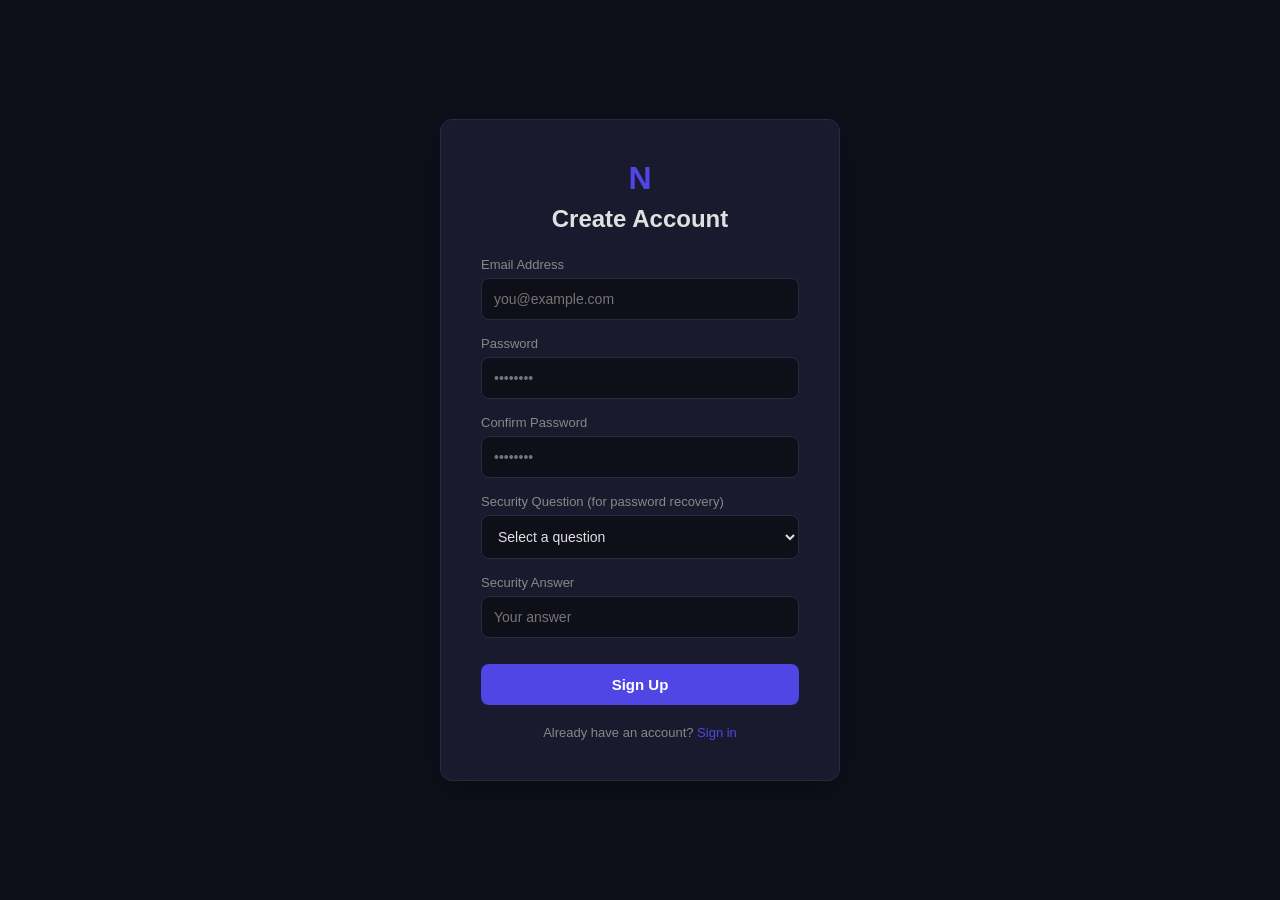
<file: templates/register.html>
<!doctype html>
<html lang="en">
  <head>
    <meta charset="UTF-8" />
    <meta name="viewport" content="width=device-width, initial-scale=1.0" />
    <title>Register - NeuroTutor</title>
    <link rel="stylesheet" href="/static/css/main.css" />
    <link rel="stylesheet" href="/static/css/dark.css" />
    <style>
      body {
        display: flex;
        align-items: center;
        justify-content: center;
        height: 100vh;
        background: var(--bg);
        color: var(--text);
        margin: 0;
        font-family: -apple-system, BlinkMacSystemFont, "Segoe UI", Roboto, Oxygen-Sans, Ubuntu, Cantarell, "Helvetica Neue", sans-serif;
      }
      .auth-container {
        background: var(--card-bg);
        padding: 40px;
        border-radius: 12px;
        border: 1px solid var(--border);
        box-shadow: 0 10px 30px rgba(0, 0, 0, 0.3);
        width: 100%;
        max-width: 400px;
        text-align: center;
      }
      .auth-container h2 {
        margin-top: 0;
        margin-bottom: 24px;
        font-size: 24px;
      }
      .input-group {
        margin-bottom: 16px;
        text-align: left;
      }
      .input-group label {
        display: block;
        font-size: 13px;
        color: var(--subtext);
        margin-bottom: 6px;
      }
      .input-group input {
        width: 100%;
        padding: 12px;
        border: 1px solid var(--border);
        border-radius: 8px;
        background: var(--bg);
        color: var(--text);
        box-sizing: border-box;
        font-size: 14px;
      }
      .input-group input:focus {
        outline: none;
        border-color: var(--accent);
      }
      .auth-btn {
        width: 100%;
        padding: 12px;
        background: var(--accent);
        color: white;
        border: none;
        border-radius: 8px;
        font-size: 15px;
        font-weight: 600;
        cursor: pointer;
        transition: opacity 0.2s;
        margin-top: 10px;
      }
      .auth-btn:hover {
        opacity: 0.9;
      }
      .auth-footer {
        margin-top: 20px;
        font-size: 13px;
        color: var(--subtext);
      }
      .auth-footer a {
        color: var(--accent);
        text-decoration: none;
      }
      .error-msg {
        color: #f44336;
        font-size: 13px;
        margin-bottom: 16px;
        display: none;
      }
    </style>
  </head>
  <body class="dark">
    <div class="auth-container">
      <div style="font-size: 32px; font-weight: 800; color: var(--accent); margin-bottom: 8px;">N</div>
      <h2>Create Account</h2>
      
      <div class="error-msg" id="error-msg"></div>

      <form id="register-form">
        <div class="input-group">
          <label>Email Address</label>
          <input type="email" id="email" required placeholder="you@example.com" />
        </div>
        <div class="input-group">
          <label>Password</label>
          <input type="password" id="password" required minlength="6" placeholder="••••••••" />
        </div>
        <div class="input-group">
          <label>Confirm Password</label>
          <input type="password" id="confirm-password" required minlength="6" placeholder="••••••••" />
        </div>
        <div class="input-group">
          <label>Security Question (for password recovery)</label>
          <select id="security-question" required style="width: 100%; padding: 12px; border: 1px solid var(--border); border-radius: 8px; background: var(--bg); color: var(--text); font-size: 14px;">
            <option value="" disabled selected>Select a question</option>
            <option value="What was the name of your first pet?">What was the name of your first pet?</option>
            <option value="What is your mother's maiden name?">What is your mother's maiden name?</option>
            <option value="What was the name of your elementary school?">What was the name of your elementary school?</option>
            <option value="In what city were you born?">In what city were you born?</option>
          </select>
        </div>
        <div class="input-group">
          <label>Security Answer</label>
          <input type="text" id="security-answer" required placeholder="Your answer" />
        </div>
        <button type="submit" class="auth-btn" id="submit-btn">Sign Up</button>
      </form>
      
      <div class="auth-footer">
        Already have an account? <a href="/login">Sign in</a>
      </div>
    </div>

    <script>
      document.getElementById('register-form').addEventListener('submit', async (e) => {
        e.preventDefault();
        const email = document.getElementById('email').value;
        const password = document.getElementById('password').value;
        const confirm = document.getElementById('confirm-password').value;
        const security_question = document.getElementById('security-question').value;
        const security_answer = document.getElementById('security-answer').value;
        const btn = document.getElementById('submit-btn');
        const errEl = document.getElementById('error-msg');
        
        if (password !== confirm) {
            errEl.textContent = "Passwords do not match.";
            errEl.style.display = 'block';
            return;
        }

        btn.disabled = true;
        btn.textContent = 'Creating account...';
        errEl.style.display = 'none';

        try {
          const res = await fetch('/register', {
            method: 'POST',
            headers: { 'Content-Type': 'application/json', 'X-Requested-With': 'XMLHttpRequest' },
            body: JSON.stringify({ email, password, security_question, security_answer })
          });
          
          const data = await res.json();
          if (res.ok) {
            window.location.href = '/';
          } else {
            errEl.textContent = data.error;
            errEl.style.display = 'block';
            btn.disabled = false;
            btn.textContent = 'Sign Up';
          }
        } catch (err) {
          errEl.textContent = 'Connection error.';
          errEl.style.display = 'block';
          btn.disabled = false;
          btn.textContent = 'Sign Up';
        }
      });
    </script>
  </body>
</html>
</file>
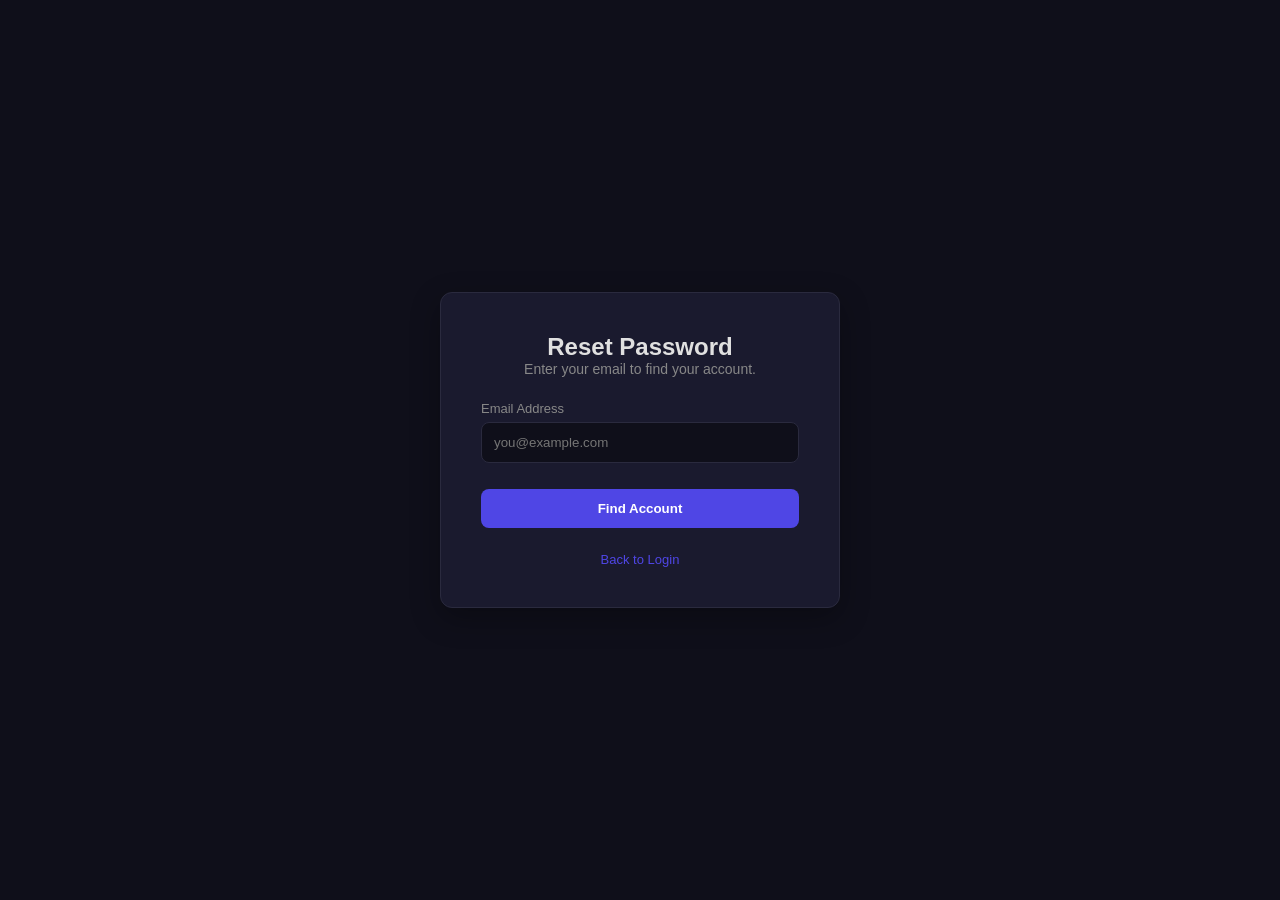
<file: templates/reset_password.html>
<!doctype html>
<html lang="en">
  <head>
    <meta charset="UTF-8" />
    <meta name="viewport" content="width=device-width, initial-scale=1.0" />
    <title>Reset Password - NeuroTutor</title>
    <link rel="stylesheet" href="/static/css/main.css" />
    <link rel="stylesheet" href="/static/css/dark.css" />
    <style>
      body {
        display: flex;
        align-items: center;
        justify-content: center;
        height: 100vh;
        background: var(--bg);
        color: var(--text);
        margin: 0;
        font-family: -apple-system, sans-serif;
      }
      .auth-container {
        background: var(--card-bg);
        padding: 40px;
        border-radius: 12px;
        border: 1px solid var(--border);
        box-shadow: 0 10px 30px rgba(0, 0, 0, 0.3);
        width: 100%;
        max-width: 400px;
        text-align: center;
      }
      .input-group {
        margin-bottom: 16px;
        text-align: left;
      }
      .input-group label {
        display: block;
        font-size: 13px;
        color: var(--subtext);
        margin-bottom: 6px;
      }
      .input-group input {
        width: 100%;
        padding: 12px;
        border: 1px solid var(--border);
        border-radius: 8px;
        background: var(--bg);
        color: var(--text);
        box-sizing: border-box;
      }
      .auth-btn {
        width: 100%;
        padding: 12px;
        background: var(--accent);
        color: white;
        border: none;
        border-radius: 8px;
        font-weight: 600;
        cursor: pointer;
        margin-top: 10px;
      }
      .error-msg { color: #f44336; font-size: 13px; margin-bottom: 16px; display: none; }
      .success-msg { color: #4caf50; font-size: 13px; margin-bottom: 16px; display: none; }
    </style>
  </head>
  <body class="dark">
    <div class="auth-container">
      <h2>Reset Password</h2>
      <p id="step-desc" style="font-size: 14px; color: var(--subtext); margin-bottom: 24px;">Enter your email to find your account.</p>

      <div class="error-msg" id="error-msg"></div>
      <div class="success-msg" id="success-msg"></div>

      <!-- Step 1: Email -->
      <div id="step-1">
        <div class="input-group">
          <label>Email Address</label>
          <input type="email" id="reset-email" placeholder="you@example.com" />
        </div>
        <button class="auth-btn" onclick="findAccount()">Find Account</button>
      </div>

      <!-- Step 2: Question -->
      <div id="step-2" style="display: none;">
        <div class="input-group">
          <label>Security Question</label>
          <div id="display-question" style="font-size: 15px; font-weight: 600; margin-bottom: 12px; color: var(--text);"></div>
          <input type="text" id="reset-answer" placeholder="Your answer" />
        </div>
        <div class="input-group">
          <label>New Password</label>
          <input type="password" id="new-password" placeholder="••••••••" />
        </div>
        <button class="auth-btn" onclick="resetPassword()">Reset Password</button>
      </div>

      <div style="margin-top: 24px; font-size: 13px;">
        <a href="/login" style="color: var(--accent); text-decoration: none;">Back to Login</a>
      </div>
    </div>

    <script>
      let userEmail = '';

      async function findAccount() {
        const email = document.getElementById('reset-email').value;
        const errEl = document.getElementById('error-msg');
        if (!email) return;

        try {
          const res = await fetch('/api/forgot-password', {
            method: 'POST',
            headers: { 'Content-Type': 'application/json' },
            body: JSON.stringify({ email })
          });
          const data = await res.json();
          if (res.ok) {
            userEmail = email;
            document.getElementById('step-1').style.display = 'none';
            document.getElementById('step-2').style.display = 'block';
            document.getElementById('display-question').textContent = data.question;
            document.getElementById('step-desc').textContent = 'Answer your security question to reset your password.';
            errEl.style.display = 'none';
          } else {
            errEl.textContent = data.error;
            errEl.style.display = 'block';
          }
        } catch (e) {
          errEl.textContent = 'Error connecting to server.';
          errEl.style.display = 'block';
        }
      }

      async function resetPassword() {
        const answer = document.getElementById('reset-answer').value;
        const newPassword = document.getElementById('new-password').value;
        const errEl = document.getElementById('error-msg');
        const succEl = document.getElementById('success-msg');

        try {
          const res = await fetch('/api/reset-password', {
            method: 'POST',
            headers: { 'Content-Type': 'application/json' },
            body: JSON.stringify({ email: userEmail, answer, newPassword })
          });
          const data = await res.json();
          if (res.ok) {
            succEl.textContent = 'Password reset successfully! Redirecting...';
            succEl.style.display = 'block';
            errEl.style.display = 'none';
            setTimeout(() => window.location.href = '/login', 2000);
          } else {
            errEl.textContent = data.error;
            errEl.style.display = 'block';
          }
        } catch (e) {
          errEl.textContent = 'Error connecting to server.';
          errEl.style.display = 'block';
        }
      }
    </script>
  </body>
</html>
</file>
<file: static/css/main.css>
:root {
  --bg: #f0f2f5;
  --sidebar-bg: #1a1a2e;
  --sidebar-text: #ffffff;
  --sidebar-border: #484852;
  --text: #333333;
  --subtext: #666666;
  --border: #e0e0e0;
  --card-bg: #ffffff;
  --accent: #4f46e5;
}

body.dark {
  --bg: #0f0f1a;
  --sidebar-bg: #1a1a2e;
  --sidebar-text: #e0e0e0;
  --sidebar-border: #2a2a3e;
  --text: #e0e0e0;
  --subtext: #888888;
  --border: #2a2a3e;
  --card-bg: #1a1a2e;
}

/* Light mode sidebar adjustment */
body:not(.dark) {
  --sidebar-bg: #ffffff;
  --sidebar-text: #333333;
  --sidebar-border: #e0e0e0;
}

* { box-sizing: border-box; margin: 0; padding: 0; }

body {
  font-family: system-ui, -apple-system, sans-serif;
  background: var(--bg);
  color: var(--text);
  height: 100vh;
  display: flex;
  flex-direction: column;
  transition: background 0.3s, color 0.3s;
}

.header {
  background: #1a1a2e;
  color: white;
  padding: 14px 20px;
  display: flex;
  justify-content: space-between;
  align-items: center;
  flex-shrink: 0;
}

.header-left { display: flex; align-items: center; gap: 12px; }

.avatar {
  width: 38px; height: 38px;
  background: #4f46e5;
  border-radius: 50%;
  display: flex; align-items: center; justify-content: center;
  font-size: 16px; font-weight: 700; color: white;
}

.header h1 { font-size: 16px; font-weight: 600; }
.header p { font-size: 12px; opacity: 0.6; margin-top: 1px; }

.header-right { display: flex; align-items: center; gap: 12px; }

.status { display: flex; align-items: center; gap: 6px; font-size: 12px; opacity: 0.8; }
.dot { width: 8px; height: 8px; border-radius: 50%; background: #4caf50; }

.topics-bar {
  background: white;
  border-bottom: 1px solid #e0e0e0;
  padding: 10px 16px;
  display: flex;
  gap: 8px;
  overflow-x: auto;
  flex-shrink: 0;
  transition: background 0.3s;
}
.topics-bar::-webkit-scrollbar { display: none; }

.chip {
  padding: 5px 14px;
  background: #f0f2f5;
  border: 1px solid #e0e0e0;
  border-radius: 20px;
  font-size: 12px;
  cursor: pointer;
  white-space: nowrap;
  color: #444;
  transition: all 0.2s;
  flex-shrink: 0;
}
.chip:hover { background: #1a1a2e; color: white; border-color: #1a1a2e; }

.chat-area {
  flex: 1;
  overflow-y: auto;
  padding: 20px 16px;
  display: flex;
  flex-direction: column;
  gap: 16px;
}
.chat-area::-webkit-scrollbar { width: 4px; }
.chat-area::-webkit-scrollbar-thumb { background: #ccc; border-radius: 2px; }

.input-area {
  background: white;
  border-top: 1px solid #e0e0e0;
  padding: 12px 16px;
  display: flex;
  gap: 10px;
  align-items: flex-end;
  flex-shrink: 0;
  transition: background 0.3s;
}

textarea#input {
  flex: 1;
  border: 1px solid #e0e0e0;
  border-radius: 22px;
  padding: 10px 16px;
  font-size: 14px;
  font-family: inherit;
  resize: none;
  outline: none;
  max-height: 120px;
  min-height: 44px;
  line-height: 1.5;
  transition: border-color 0.2s, background 0.3s;
  overflow-y: auto;
  background: white;
}
textarea#input:focus { border-color: #4f46e5; }

.send-btn {
  width: 44px; height: 44px;
  background: #1a1a2e;
  border: none; border-radius: 50%;
  cursor: pointer;
  display: flex; align-items: center; justify-content: center;
  transition: opacity 0.2s;
  flex-shrink: 0;
}
.send-btn:hover { opacity: 0.85; }
.send-btn:disabled { opacity: 0.4; cursor: not-allowed; }
.send-btn svg { width: 18px; height: 18px; fill: white; }

.clear-btn {
  padding: 8px 14px;
  background: transparent;
  border: 1px solid #e0e0e0;
  border-radius: 20px;
  font-size: 12px;
  color: #888;
  cursor: pointer;
  white-space: nowrap;
  transition: all 0.2s;
}
.clear-btn:hover { border-color: #aaa; color: #444; }

.welcome {
  text-align: center;
  padding: 40px 20px;
  color: #888;
}
.welcome .icon {
  width: 56px; height: 56px;
  background: #4f46e5;
  border-radius: 50%;
  display: flex; align-items: center; justify-content: center;
  font-size: 24px; margin: 0 auto 16px;
  color: white; font-weight: 700;
}
.welcome h2 { font-size: 18px; color: #1a1a2e; margin-bottom: 8px; font-weight: 600; }
.welcome p { font-size: 14px; line-height: 1.6; max-width: 340px; margin: 0 auto; }

@media (max-width: 600px) {
  .msg { max-width: 92%; }
  .header { padding: 12px 14px; }
  .header h1 { font-size: 14px; }
}
.app-layout {
  display: flex;
  flex: 1;
  overflow: hidden;
}

.sidebar {
  width: 260px;
  background: var(--sidebar-bg);
  color: var(--sidebar-text);
  display: flex;
  flex-direction: column;
  flex-shrink: 0;
  border-right: 1px solid var(--sidebar-border);
  transition: width 0.3s, background 0.3s, border-color 0.3s;
  overflow: hidden;
}

.sidebar.collapsed { width: 0; }

.sidebar-header {
  padding: 14px 16px;
  border-bottom: 1px solid var(--sidebar-border);
  display: flex;
  justify-content: space-between;
  align-items: center;
}

.sidebar-title {
  font-size: 13px;
  font-weight: 600;
  color: var(--sidebar-text);
  opacity: 0.8;
}

.new-chat-btn {
  background: #4f46e5;
  border: none;
  color: white;
  padding: 5px 12px;
  border-radius: 20px;
  font-size: 12px;
  cursor: pointer;
  transition: opacity 0.2s;
}
.new-chat-btn:hover { opacity: 0.85; }

.chat-list {
  flex: 1;
  overflow-y: auto;
  padding: 8px;
}
.chat-list::-webkit-scrollbar { width: 3px; }
.chat-list::-webkit-scrollbar-thumb { background: var(--sidebar-border); border-radius: 2px; }

.chat-item {
  padding: 10px 12px;
  border-radius: 8px;
  cursor: pointer;
  margin-bottom: 4px;
  transition: background 0.2s;
  display: flex;
  justify-content: space-between;
  align-items: center;
  gap: 8px;
  color: var(--sidebar-text);
}
.chat-item:hover { background: rgba(79, 70, 229, 0.1); }
.chat-item.active { background: rgba(79, 70, 229, 0.2); border: 1px solid var(--accent); }

.chat-item-text { flex: 1; overflow: hidden; }
.chat-item-title {
  font-size: 12px;
  color: var(--sidebar-text);
  white-space: nowrap;
  overflow: hidden;
  text-overflow: ellipsis;
  font-weight: 500;
}
.chat-item-time {
  font-size: 10px;
  color: var(--sidebar-text);
  opacity: 0.5;
  margin-top: 2px;
}

.chat-item-delete {
  background: transparent;
  border: none;
  color: var(--sidebar-text);
  opacity: 0;
  cursor: pointer;
  font-size: 14px;
  padding: 2px 4px;
  border-radius: 4px;
  transition: opacity 0.2s, color 0.2s;
  flex-shrink: 0;
}
.chat-item:hover .chat-item-delete { opacity: 1; }
.chat-item-delete:hover { color: #f44336; }

.empty-chats {
  text-align: center;
  padding: 24px 12px;
  font-size: 12px;
  color: rgba(255,255,255,0.3);
  line-height: 1.6;
}

.sidebar-toggle {
  background: transparent;
  border: 1px solid rgba(255,255,255,0.2);
  color: white;
  width: 30px; height: 30px;
  border-radius: 6px;
  cursor: pointer;
  font-size: 14px;
  display: flex; align-items: center; justify-content: center;
  transition: background 0.2s;
}
.sidebar-toggle:hover { background: rgba(255,255,255,0.1); }

.main-content {
  flex: 1;
  display: flex;
  flex-direction: column;
  overflow: hidden;
}

/* body.dark .sidebar overrides are now handled by variables */
body.dark .sidebar-header { border-color: #1a1a2e; }
body.dark .chat-item:hover { background: rgba(255,255,255,0.05); }
.quiz-btn {
  padding: 6px 14px;
  background: #4f46e5;
  color: white;
  border: none;
  border-radius: 20px;
  font-size: 12px;
  cursor: pointer;
  transition: opacity 0.2s;
  white-space: nowrap;
}
.quiz-btn:hover { opacity: 0.85; }

.quiz-panel {
  display: none;
  position: fixed;
  top: 0; left: 0; right: 0; bottom: 0;
  background: rgba(0,0,0,0.5);
  z-index: 1000;
  align-items: center;
  justify-content: center;
  padding: 20px;
}
.quiz-panel.open { display: flex; }

.quiz-box {
  background: white;
  border-radius: 16px;
  width: 100%;
  max-width: 620px;
  max-height: 90vh;
  display: flex;
  flex-direction: column;
  overflow: hidden;
  border: 1px solid #e0e0e0;
}
body.dark .quiz-box { background: #1a1a2e; border-color: #2a2a3e; }

.quiz-header {
  padding: 16px 20px;
  background: #4f46e5;
  color: white;
  display: flex;
  justify-content: space-between;
  align-items: center;
  flex-shrink: 0;
}
.quiz-header h3 { font-size: 15px; font-weight: 600; }
.quiz-header p { font-size: 12px; opacity: 0.7; margin-top: 2px; }

.quiz-close {
  background: transparent;
  border: 1px solid rgba(255,255,255,0.3);
  color: white;
  width: 30px; height: 30px;
  border-radius: 50%;
  cursor: pointer;
  font-size: 16px;
  display: flex; align-items: center; justify-content: center;
}
.quiz-close:hover { background: rgba(255,255,255,0.1); }

.quiz-body {
  flex: 1;
  overflow-y: auto;
  padding: 20px;
}

.quiz-topic-input {
  display: flex;
  gap: 10px;
  margin-bottom: 20px;
}
.quiz-topic-input input {
  flex: 1;
  border: 1px solid #e0e0e0;
  border-radius: 8px;
  padding: 10px 14px;
  font-size: 14px;
  outline: none;
  font-family: inherit;
  background: white;
  color: #1a1a1a;
}
body.dark .quiz-topic-input input {
  background: #0f0f1a;
  border-color: #2a2a3e;
  color: #e0e0e0;
}
.quiz-topic-input input:focus { border-color: #4f46e5; }
.quiz-generate-btn {
  padding: 10px 20px;
  background: #4f46e5;
  color: white;
  border: none;
  border-radius: 8px;
  font-size: 14px;
  cursor: pointer;
  font-weight: 500;
  white-space: nowrap;
  transition: opacity 0.2s;
}
.quiz-generate-btn:hover { opacity: 0.85; }
.quiz-generate-btn:disabled { opacity: 0.5; cursor: not-allowed; }

.quiz-chips {
  display: flex;
  flex-wrap: wrap;
  gap: 6px;
  margin-bottom: 20px;
}
.quiz-chip {
  padding: 4px 12px;
  background: #f0f2f5;
  border: 1px solid #e0e0e0;
  border-radius: 20px;
  font-size: 12px;
  cursor: pointer;
  color: #444;
  transition: all 0.2s;
}
body.dark .quiz-chip {
  background: #2a2a3e;
  border-color: #3a3a4e;
  color: #ccc;
}
.quiz-chip:hover { background: #4f46e5; color: white; border-color: #4f46e5; }

.quiz-loading {
  text-align: center;
  padding: 40px 20px;
  color: #888;
  font-size: 14px;
}

.question-card {
  background: #f8f9fa;
  border: 1px solid #e0e0e0;
  border-radius: 12px;
  padding: 18px;
  margin-bottom: 16px;
}
body.dark .question-card { background: #0f0f1a; border-color: #2a2a3e; }

.question-num {
  font-size: 11px;
  font-weight: 600;
  color: #4f46e5;
  text-transform: uppercase;
  letter-spacing: 0.5px;
  margin-bottom: 8px;
}
.question-text {
  font-size: 14px;
  font-weight: 500;
  color: #1a1a1a;
  margin-bottom: 14px;
  line-height: 1.5;
}
body.dark .question-text { color: #e0e0e0; }

.options { display: flex; flex-direction: column; gap: 8px; }

.option {
  padding: 10px 14px;
  border: 1.5px solid #e0e0e0;
  border-radius: 8px;
  cursor: pointer;
  font-size: 13px;
  color: #333;
  transition: all 0.2s;
  background: white;
  text-align: left;
  width: 100%;
}
body.dark .option {
  background: #1a1a2e;
  border-color: #2a2a3e;
  color: #e0e0e0;
}
.option:hover:not(:disabled) { border-color: #4f46e5; background: #f0f0ff; }
body.dark .option:hover:not(:disabled) { background: #2a2a4e; }
.option:disabled { cursor: default; }
.option.correct { border-color: #4caf50; background: #e8f5e9; color: #1b5e20; }
body.dark .option.correct { background: #1b3a1b; color: #a5d6a7; }
.option.wrong { border-color: #f44336; background: #ffebee; color: #b71c1c; }
body.dark .option.wrong { background: #3a1a1a; color: #ef9a9a; }

.explanation {
  margin-top: 10px;
  padding: 10px 14px;
  background: #e8f5e9;
  border-radius: 8px;
  font-size: 13px;
  color: #2e7d32;
  display: none;
  line-height: 1.5;
}
body.dark .explanation { background: #1b3a1b; color: #a5d6a7; }

.quiz-score {
  text-align: center;
  padding: 24px;
  display: none;
}
.score-circle {
  width: 80px; height: 80px;
  border-radius: 50%;
  background: #4f46e5;
  display: flex; align-items: center; justify-content: center;
  margin: 0 auto 16px;
  flex-direction: column;
}
.score-num { font-size: 24px; font-weight: 700; color: white; }
.score-total { font-size: 12px; color: rgba(255,255,255,0.7); }
.score-msg { font-size: 16px; font-weight: 600; color: #1a1a2e; margin-bottom: 8px; }
body.dark .score-msg { color: #e0e0e0; }
.score-sub { font-size: 13px; color: #888; margin-bottom: 20px; }
.quiz-retry-btn {
  padding: 10px 28px;
  background: #4f46e5;
  color: white;
  border: none;
  border-radius: 8px;
  font-size: 14px;
  cursor: pointer;
  font-weight: 500;
  transition: opacity 0.2s;
}
.quiz-retry-btn:hover { opacity: 0.85; }

.progress-dots {
  display: flex;
  justify-content: center;
  gap: 6px;
  margin-bottom: 16px;
}
.progress-dot {
  width: 8px; height: 8px;
  border-radius: 50%;
  background: #e0e0e0;
  transition: background 0.2s;
}
.progress-dot.answered { background: #4f46e5; }
.progress-dot.correct { background: #4caf50; }
.progress-dot.wrong { background: #f44336; }
.roadmap-btn {
  padding: 6px 14px;
  background: #059669;
  color: white;
  border: none;
  border-radius: 20px;
  font-size: 12px;
  cursor: pointer;
  transition: opacity 0.2s;
  white-space: nowrap;
}
.roadmap-btn:hover { opacity: 0.85; }

.roadmap-panel {
  display: none;
  position: fixed;
  top: 0; left: 0; right: 0; bottom: 0;
  background: rgba(0,0,0,0.5);
  z-index: 1000;
  align-items: center;
  justify-content: center;
  padding: 20px;
}
.roadmap-panel.open { display: flex; }

.roadmap-box {
  background: white;
  border-radius: 16px;
  width: 100%;
  max-width: 720px;
  max-height: 92vh;
  display: flex;
  flex-direction: column;
  overflow: hidden;
  border: 1px solid #e0e0e0;
}
body.dark .roadmap-box { background: #1a1a2e; border-color: #2a2a3e; }

.roadmap-header {
  padding: 16px 20px;
  background: #059669;
  color: white;
  display: flex;
  justify-content: space-between;
  align-items: center;
  flex-shrink: 0;
}
.roadmap-header h3 { font-size: 15px; font-weight: 600; }
.roadmap-header p { font-size: 12px; opacity: 0.7; margin-top: 2px; }

.roadmap-close {
  background: transparent;
  border: 1px solid rgba(255,255,255,0.3);
  color: white;
  width: 30px; height: 30px;
  border-radius: 50%;
  cursor: pointer;
  font-size: 16px;
  display: flex; align-items: center; justify-content: center;
}
.roadmap-close:hover { background: rgba(255,255,255,0.1); }

.roadmap-form {
  padding: 16px 20px;
  border-bottom: 1px solid #e0e0e0;
  display: flex;
  gap: 10px;
  flex-wrap: wrap;
  flex-shrink: 0;
}
body.dark .roadmap-form { border-color: #2a2a3e; }

.roadmap-form input {
  flex: 1;
  min-width: 180px;
  border: 1px solid #e0e0e0;
  border-radius: 8px;
  padding: 9px 14px;
  font-size: 14px;
  outline: none;
  font-family: inherit;
  background: white;
  color: #1a1a1a;
}
body.dark .roadmap-form input { background: #0f0f1a; border-color: #2a2a3e; color: #e0e0e0; }
.roadmap-form input:focus { border-color: #059669; }

.roadmap-form select {
  border: 1px solid #e0e0e0;
  border-radius: 8px;
  padding: 9px 12px;
  font-size: 14px;
  outline: none;
  font-family: inherit;
  background: white;
  color: #1a1a1a;
  cursor: pointer;
}
body.dark .roadmap-form select { background: #0f0f1a; border-color: #2a2a3e; color: #e0e0e0; }

.roadmap-generate-btn {
  padding: 9px 20px;
  background: #059669;
  color: white;
  border: none;
  border-radius: 8px;
  font-size: 14px;
  cursor: pointer;
  font-weight: 500;
  white-space: nowrap;
  transition: opacity 0.2s;
}
.roadmap-generate-btn:hover { opacity: 0.85; }
.roadmap-generate-btn:disabled { opacity: 0.5; cursor: not-allowed; }

.roadmap-body {
  flex: 1;
  overflow-y: auto;
  padding: 16px 20px;
}

.roadmap-loading {
  text-align: center;
  padding: 40px;
  color: #888;
  font-size: 14px;
}

.roadmap-goal {
  background: #f0fdf4;
  border: 1px solid #bbf7d0;
  border-radius: 8px;
  padding: 12px 16px;
  font-size: 13px;
  color: #166534;
  margin-bottom: 16px;
}
body.dark .roadmap-goal { background: #052e16; border-color: #166534; color: #86efac; }

.week-block {
  margin-bottom: 20px;
}
.week-title {
  font-size: 13px;
  font-weight: 600;
  color: #059669;
  margin-bottom: 10px;
  padding-bottom: 6px;
  border-bottom: 2px solid #d1fae5;
}
body.dark .week-title { border-color: #052e16; }

.day-card {
  background: #f8f9fa;
  border: 1px solid #e0e0e0;
  border-radius: 10px;
  padding: 12px 14px;
  margin-bottom: 8px;
  transition: border-color 0.2s;
}
body.dark .day-card { background: #0f0f1a; border-color: #2a2a3e; }
.day-card:hover { border-color: #059669; }

.day-header {
  display: flex;
  align-items: center;
  gap: 10px;
  margin-bottom: 8px;
}
.day-num {
  width: 28px; height: 28px;
  background: #059669;
  color: white;
  border-radius: 50%;
  display: flex; align-items: center; justify-content: center;
  font-size: 11px;
  font-weight: 700;
  flex-shrink: 0;
}
.day-topic {
  font-size: 14px;
  font-weight: 600;
  color: #1a1a1a;
}
body.dark .day-topic { color: #e0e0e0; }

.day-tasks {
  list-style: none;
  padding: 0;
  margin: 0 0 8px 0;
}
.day-tasks li {
  font-size: 12px;
  color: #555;
  padding: 2px 0 2px 16px;
  position: relative;
}
body.dark .day-tasks li { color: #aaa; }
.day-tasks li::before {
  content: '→';
  position: absolute;
  left: 0;
  color: #059669;
}

.day-resource {
  font-size: 11px;
  color: #059669;
  background: #f0fdf4;
  padding: 4px 10px;
  border-radius: 20px;
  display: inline-block;
}
body.dark .day-resource { background: #052e16; }

.roadmap-footer {
  padding: 12px 20px;
  border-top: 1px solid #e0e0e0;
  display: flex;
  gap: 8px;
  flex-shrink: 0;
  align-items: center;
}
body.dark .roadmap-footer { border-color: #2a2a3e; }

.roadmap-form-select {
  border: 1px solid #e0e0e0;
  border-radius: 8px;
  padding: 9px 12px;
  font-size: 13px;
  outline: none;
  font-family: inherit;
  background: white;
  color: #1a1a1a;
  cursor: pointer;
  margin-right: 4px;
}
body.dark .roadmap-form-select {
  background: #0f0f1a;
  border-color: #2a2a3e;
  color: #e0e0e0;
}

.roadmap-download-btn {
  flex: 1;
  padding: 10px;
  background: #059669;
  color: white;
  border: none;
  border-radius: 8px;
  font-size: 13px;
  font-weight: 500;
  cursor: pointer;
  transition: opacity 0.2s;
  display: none;
}
.roadmap-download-btn:hover { opacity: 0.85; }

.roadmap-share-btn {
  flex: 1;
  padding: 10px;
  background: transparent;
  border: 1px solid #e0e0e0;
  border-radius: 8px;
  font-size: 13px;
  color: #555;
  cursor: pointer;
  display: none;
}
body.dark .roadmap-share-btn { border-color: #2a2a3e; color: #aaa; }
.roadmap-share-btn:hover { border-color: #059669; color: #059669; }

.roadmap-chips {
  display: flex;
  flex-wrap: wrap;
  gap: 6px;
  padding: 0 20px 14px;
  flex-shrink: 0;
}
.roadmap-chip {
  padding: 4px 12px;
  background: #f0fdf4;
  border: 1px solid #bbf7d0;
  border-radius: 20px;
  font-size: 12px;
  cursor: pointer;
  color: #166534;
  transition: all 0.2s;
}
body.dark .roadmap-chip { background: #052e16; border-color: #166534; color: #86efac; }
.roadmap-chip:hover { background: #059669; color: white; border-color: #059669; }

.upload-btn {
  padding: 6px 14px;
  background: #7c3aed;
  color: white;
  border: none;
  border-radius: 20px;
  font-size: 12px;
  cursor: pointer;
  transition: opacity 0.2s;
  white-space: nowrap;
}
.upload-btn:hover { opacity: 0.85; }

.upload-panel {
  display: none;
  position: fixed;
  top: 0; left: 0; right: 0; bottom: 0;
  background: rgba(0,0,0,0.5);
  z-index: 1000;
  align-items: center;
  justify-content: center;
  padding: 20px;
}
.upload-panel.open { display: flex; }

.upload-box {
  background: white;
  border-radius: 16px;
  width: 100%;
  max-width: 680px;
  max-height: 92vh;
  display: flex;
  flex-direction: column;
  overflow: hidden;
  border: 1px solid #e0e0e0;
}
body.dark .upload-box { background: #1a1a2e; border-color: #2a2a3e; }

.upload-header {
  padding: 16px 20px;
  background: #7c3aed;
  color: white;
  display: flex;
  justify-content: space-between;
  align-items: center;
  flex-shrink: 0;
}
.upload-header h3 { font-size: 15px; font-weight: 600; }
.upload-header p { font-size: 12px; opacity: 0.7; margin-top: 2px; }

.upload-close {
  background: transparent;
  border: 1px solid rgba(255,255,255,0.3);
  color: white;
  width: 30px; height: 30px;
  border-radius: 50%;
  cursor: pointer;
  font-size: 16px;
  display: flex; align-items: center; justify-content: center;
}
.upload-close:hover { background: rgba(255,255,255,0.1); }

.upload-body { flex: 1; overflow-y: auto; padding: 20px; }

.drop-zone {
  border: 2px dashed #d1d5db;
  border-radius: 12px;
  padding: 40px 20px;
  text-align: center;
  cursor: pointer;
  transition: all 0.2s;
  background: #fafafa;
  margin-bottom: 16px;
}
body.dark .drop-zone { background: #0f0f1a; border-color: #3a3a4e; }
.drop-zone:hover, .drop-zone.dragover { border-color: #7c3aed; background: #f5f3ff; }
body.dark .drop-zone:hover { background: #1a1a2e; }

.drop-icon { font-size: 40px; margin-bottom: 12px; }
.drop-title { font-size: 15px; font-weight: 600; color: #1a1a1a; margin-bottom: 6px; }
body.dark .drop-title { color: #e0e0e0; }
.drop-sub { font-size: 12px; color: #888; }
.drop-types { font-size: 11px; color: #aaa; margin-top: 8px; }

.upload-file-info {
  background: #f5f3ff;
  border: 1px solid #ddd6fe;
  border-radius: 8px;
  padding: 12px 16px;
  display: none;
  align-items: center;
  gap: 12px;
  margin-bottom: 16px;
}
body.dark .upload-file-info { background: #1e1b4b; border-color: #4338ca; }
.file-icon { font-size: 24px; flex-shrink: 0; }
.file-details { flex: 1; }
.file-name { font-size: 13px; font-weight: 600; color: #1a1a1a; }
body.dark .file-name { color: #e0e0e0; }
.file-size { font-size: 11px; color: #888; margin-top: 2px; }
.file-remove { background: transparent; border: none; color: #888; cursor: pointer; font-size: 18px; padding: 4px; }
.file-remove:hover { color: #f44336; }

.upload-submit-btn {
  width: 100%;
  padding: 12px;
  background: #7c3aed;
  color: white;
  border: none;
  border-radius: 8px;
  font-size: 14px;
  font-weight: 500;
  cursor: pointer;
  transition: opacity 0.2s;
  margin-bottom: 16px;
}
.upload-submit-btn:hover { opacity: 0.85; }
.upload-submit-btn:disabled { opacity: 0.5; cursor: not-allowed; }

.upload-summary {
  display: none;
  background: #f8f9fa;
  border: 1px solid #e0e0e0;
  border-radius: 8px;
  padding: 16px;
  margin-bottom: 16px;
}
body.dark .upload-summary { background: #0f0f1a; border-color: #2a2a3e; }

.summary-content {
  font-size: 14px;
  line-height: 1.7;
  color: #1a1a1a;
  white-space: pre-wrap;
}
body.dark .summary-content { color: #e0e0e0; }

.doc-qa-section { display: none; }
.doc-qa-label { font-size: 12px; font-weight: 600; color: #888; text-transform: uppercase; letter-spacing: 0.5px; margin-bottom: 8px; }

.doc-qa-input-row {
  display: flex;
  gap: 8px;
}
.doc-qa-input {
  flex: 1;
  border: 1px solid #e0e0e0;
  border-radius: 8px;
  padding: 10px 14px;
  font-size: 14px;
  outline: none;
  font-family: inherit;
  background: white;
  color: #1a1a1a;
}
body.dark .doc-qa-input { background: #0f0f1a; border-color: #2a2a3e; color: #e0e0e0; }
.doc-qa-input:focus { border-color: #7c3aed; }

.doc-qa-btn {
  padding: 10px 18px;
  background: #7c3aed;
  color: white;
  border: none;
  border-radius: 8px;
  font-size: 14px;
  cursor: pointer;
  font-weight: 500;
  transition: opacity 0.2s;
}
.doc-qa-btn:hover { opacity: 0.85; }
.doc-qa-btn:disabled { opacity: 0.5; cursor: not-allowed; }

.doc-qa-answer {
  margin-top: 12px;
  background: white;
  border: 1px solid #e0e0e0;
  border-radius: 8px;
  padding: 14px;
  font-size: 14px;
  line-height: 1.7;
  display: none;
  white-space: pre-wrap;
}
body.dark .doc-qa-answer { background: #0f0f1a; border-color: #2a2a3e; color: #e0e0e0; }

.suggested-questions {
  display: flex;
  flex-wrap: wrap;
  gap: 6px;
  margin-top: 10px;
}
.suggested-q {
  padding: 5px 12px;
  background: #f5f3ff;
  border: 1px solid #ddd6fe;
  border-radius: 20px;
  font-size: 12px;
  cursor: pointer;
  color: #7c3aed;
  transition: all 0.2s;
}
body.dark .suggested-q { background: #1e1b4b; border-color: #4338ca; }
.suggested-q:hover { background: #7c3aed; color: white; border-color: #7c3aed; }
</file>
<file: static/css/dark.css>
body.dark { background: #0f0f1a; color: #e0e0e0; }
body.dark .topics-bar { background: #1a1a2e; border-color: #2a2a3e; }
body.dark .chip { background: #2a2a3e; border-color: #3a3a4e; color: #ccc; }
body.dark .chip:hover { background: #4f46e5; color: white; border-color: #4f46e5; }
body.dark .input-area { background: #1a1a2e; border-color: #2a2a3e; }
body.dark textarea#input { background: #2a2a3e; border-color: #3a3a4e; color: #e0e0e0; }
body.dark textarea#input:focus { border-color: #4f46e5; }
body.dark .clear-btn { border-color: #3a3a4e; color: #888; }
body.dark .clear-btn:hover { border-color: #666; color: #ccc; }
body.dark .msg.bot .bubble { background: #1e1e2e; border-color: #2a2a3e; color: #e0e0e0; }
body.dark .msg.bot .bubble h3 { color: #a89cf7; }
body.dark .welcome h2 { color: #e0e0e0; }
body.dark .chat-area::-webkit-scrollbar-thumb { background: #3a3a4e; }
body.dark .code-block-wrapper { background: #0d0d1a; }
body.dark .code-header { background: #1a1a2e; border-color: #2a2a3e; }
body.dark #quiz-count { background: #0f0f1a; border-color: #2a2a3e; color: #e0e0e0; }
</file>
